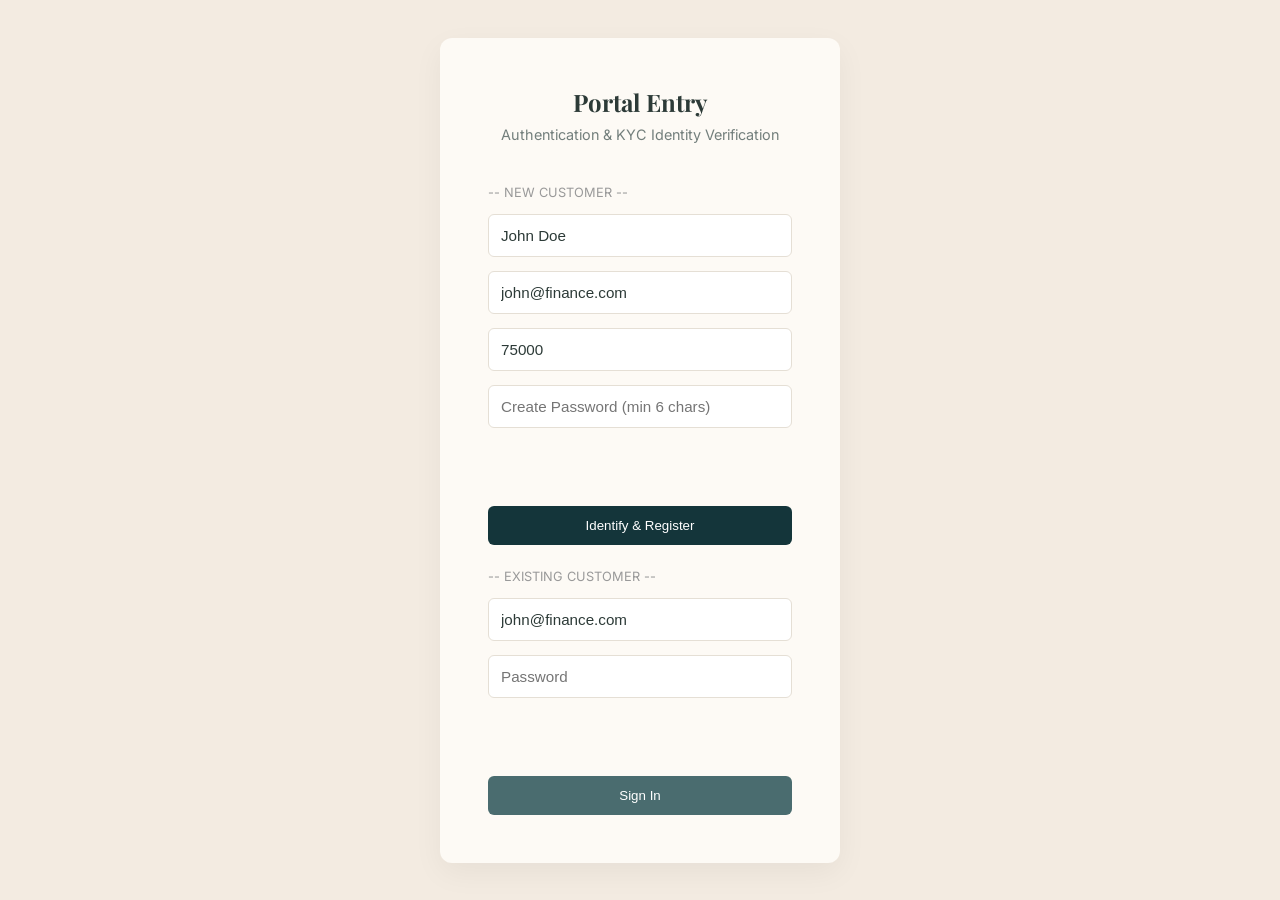
<file: src/main/resources/static/dashboard.html>
<!DOCTYPE html>
<html lang="en">
<head>
    <meta charset="UTF-8">
    <meta name="viewport" content="width=device-width, initial-scale=1.0">
    <title>Customer Dashboard - Banking Portal</title>
    <link href="https://fonts.googleapis.com/css2?family=Inter:wght@400;500;600&family=Playfair+Display:wght@700&display=swap" rel="stylesheet">
    <link rel="stylesheet" href="style.css">
</head>
<body>
    <div id="app-wrapper" class="active-container">
        <!-- SIDEBAR -->
        <nav class="sidebar">
            <div class="brand">
                <span class="logo">CU</span>
                <span>Customer Portal</span>
            </div>
            <ul class="nav-links">
                <li class="active" onclick="navigateTo('dashboard-page', this)">Dashboard</li>
                <li onclick="navigateTo('accounts-page', this)">My Accounts</li>
                <li onclick="navigateTo('transfer-page', this)">Transfer Funds</li>
                <li onclick="navigateTo('loans-page', this)">Loan Offers & Requests</li>
            </ul>
            <div class="sidebar-footer">
                <span id="sidebar-email"></span>
                <span class="logout-link" onclick="logout()">Secure Logout</span>
            </div>
        </nav>

        <!-- MAIN WINDOW -->
        <main class="main-content">
            <header class="top-nav">
                <div></div> 
                <div class="notification-area">
                    <button class="notif-btn" onclick="toggleNotifications()">
                        🔔 Event Logs <span id="notif-badge" class="badge">0</span>
                    </button>
                    <div id="notif-dropdown" class="dropdown-panel hidden">
                        <h4>Observer Subscriptions</h4>
                        <div id="notif-list">
                            <p class="empty-msg">No active events</p>
                        </div>
                    </div>
                </div>
            </header>

            <div class="page-content">
                <!-- PAGE 1: DASHBOARD -->
                <section id="dashboard-page" class="page active">
                    <h1 class="page-title">Portfolio Overview</h1>
                    <p class="page-subtitle">Welcome back, <span id="dashName"></span>.</p>
                    
                    <div class="top-metric-bar">
                        <div class="metric-box">
                            <label>Total Active Balance</label>
                            <h2 id="dashTotalBalance">$0.00</h2>
                        </div>
                        <div class="metric-box">
                            <label>Dynamic Credit Score</label>
                            <h2 id="dashScore">---</h2>
                            <label style="margin-top:10px; font-size:0.65rem; color:#8b3131" id="dashRiskAlert"></label>
                        </div>
                    </div>

                    <h3 class="section-heading">Verified Accounts</h3>
                    <div class="table-container">
                        <table>
                            <thead>
                                <tr>
                                    <th>TYPE</th>
                                    <th>ACCOUNT ID</th>
                                    <th>STATUS</th>
                                    <th>BALANCE</th>
                                </tr>
                            </thead>
                            <tbody id="dashAccountsTable"></tbody>
                        </table>
                    </div>
                </section>

                <!-- PAGE 2: ACCOUNTS -->
                <section id="accounts-page" class="page">
                    <h1 class="page-title">KYC Portfolio Onboarding</h1>
                    <p class="page-subtitle">Open structural objects. Requires Fraud and OCR validation (UNVERIFIED by default).</p>

                    <div class="split-layout">
                        <div class="form-panel">
                            <h3>Factory Instantiation</h3>
                            <div class="form-group">
                                <label>KYC VERIFICATION DOC (PDF/JPG)</label>
                                <input type="file" id="kycFileInput" accept=".pdf,.jpg,.png">
                            </div>
                            <div class="form-group">
                                <label>ACCOUNT TYPE</label>
                                <select id="newAccType">
                                    <option value="SAVINGS">Savings Account</option>
                                    <option value="CURRENT">Current Account</option>
                                </select>
                            </div>
                            <div class="form-group">
                                <label>INITIAL DEPOSIT ($)</label>
                                <input type="number" id="newAccInitDep" value="1000">
                            </div>
                            <button class="submit-btn" onclick="openAccount()">Submit to Factory & KYC</button>
                        </div>
                    </div>
                </section>

                <!-- PAGE 3: TRANSFER RISK ENGINE -->
                <section id="transfer-page" class="page">
                    <h1 class="page-title">Anomaly Risk Transfer</h1>
                    <p class="page-subtitle">Transfers over $10k triggers the High Risk exception.</p>

                    <div class="split-layout">
                        <div class="form-panel">
                            <h3>Wire Funds</h3>
                            <div class="form-group">
                                <label>FROM (ACTIVE ACCOUNTS ONLY)</label>
                                <select id="transferFrom"></select>
                            </div>
                            <div class="form-group">
                                <label>TO ACCOUNT ID</label>
                                <select id="transferTo"></select>
                            </div>
                            <div class="form-group">
                                <label>AMOUNT ($)</label>
                                <input type="number" id="transferAmt" value="8000">
                            </div>
                            <button class="submit-btn" onclick="transferFunds()">Process Transfer</button>
                        </div>
                    </div>
                </section>

                <!-- PAGE 4: LOANS & PRE-APPROVAL -->
                <section id="loans-page" class="page">
                    <h1 class="page-title">Credit-Driven Offerings</h1>
                    <p class="page-subtitle">Dynamic interest calculation based on your credit score.</p>
                    
                    <div class="split-layout wide">
                        <div class="form-panel" style="background:#eef5f6; border-color:#d0e3e5;">
                            <h3>Your Pre-Approved Offers</h3>
                            <div id="preapprovedOffers" style="margin-top:10px;"></div>
                        </div>

                        <div class="form-panel">
                            <h3>Submit Manual Request</h3>
                            <div class="form-group">
                                <label>PURPOSE</label>
                                <select id="loanType">
                                    <option value="PERSONAL">Personal</option>
                                    <option value="HOME">Home</option>
                                    <option value="AUTO">Auto</option>
                                </select>
                            </div>
                            <div class="form-group">
                                <label>AMOUNT</label>
                                <input type="number" id="loanAmt" value="5000">
                            </div>
                            <div class="form-group">
                                <label>TENURE (MONTHS)</label>
                                <input type="number" id="loanTenure" value="24">
                            </div>
                            <button class="submit-btn" onclick="applyForLoan()">Submit Application</button>
                        </div>
                    </div>

                    <div class="table-container" style="margin-top:30px;">
                        <table>
                            <thead>
                                <tr>
                                    <th>ID</th>
                                    <th>TYPE</th>
                                    <th>AMOUNT</th>
                                    <th>STATUS</th>
                                </tr>
                            </thead>
                            <tbody id="loansTableBody"></tbody>
                        </table>
                    </div>
                </section>
            </div>
        </main>
    </div>
    <div id="toast-wrapper" class="toast-wrapper"></div>
    <script src="dashboard.js"></script>
</body>
</html>
</file>
<file: src/main/resources/static/style.css>
:root {
    --bg-main: #f3ebe1;
    --sidebar-bg: #1c4046;
    --sidebar-hover: #264a50;
    --sidebar-active-bg: #4a6c6f; /* Lighter teal for active but subtle */
    --text-dark: #2c3a37;
    --text-muted: #737f7c;
    --card-bg: #fdfaf5;
    --border-color: #e5dfd5;
    --accent-btn: #14353a;
    --accent-btn-hover: #0f272a;
}

* {
    box-sizing: border-box;
    margin: 0;
    padding: 0;
}

body {
    font-family: 'Inter', sans-serif;
    background-color: var(--bg-main);
    color: var(--text-dark);
    height: 100vh;
    overflow: hidden;
}

h1.page-title {
    font-family: 'Playfair Display', serif;
    font-size: 2.2rem;
    color: #1a201f;
    margin-bottom: 0.5rem;
}

p.page-subtitle {
    color: var(--text-muted);
    font-size: 1rem;
    margin-bottom: 2rem;
}

/* Authentication Screen */
#auth-container {
    display: none;
    height: 100vh;
    width: 100vw;
    justify-content: center;
    align-items: center;
}
#auth-container.active-container {
    display: flex;
}

.auth-box {
    background: var(--card-bg);
    padding: 3rem;
    border-radius: 12px;
    box-shadow: 0 10px 30px rgba(0,0,0,0.05);
    width: 100%;
    max-width: 400px;
    text-align: center;
}
.auth-box h2 {
    font-family: 'Playfair Display', serif;
    margin-bottom: 0.5rem;
}
.auth-box p {
    color: var(--text-muted);
    margin-bottom: 2rem;
    font-size: 0.9rem;
}

/* App Wrapper (Sidebar + Main) */
#app-wrapper {
    display: none;
    height: 100vh;
}
#app-wrapper.active-container {
    display: flex;
}

/* SIDEBAR */
.sidebar {
    width: 250px;
    background-color: var(--sidebar-bg);
    color: white;
    display: flex;
    flex-direction: column;
    padding: 2rem 0;
}

.brand {
    padding: 0 1.5rem;
    display: flex;
    align-items: center;
    gap: 10px;
    margin-bottom: 3rem;
}

.brand .logo {
    background: rgba(255,255,255,0.2);
    padding: 5px 8px;
    border-radius: 4px;
    font-weight: 600;
    font-size: 0.9rem;
}

.brand span:last-child {
    font-family: 'Playfair Display', serif;
    font-size: 1.1rem;
    font-weight: bold;
}

.nav-links {
    list-style: none;
    display: flex;
    flex-direction: column;
}

.nav-links li {
    padding: 1rem 1.5rem;
    color: rgba(255,255,255,0.7);
    cursor: pointer;
    font-size: 0.9rem;
    transition: all 0.2s;
    user-select: none;
}

.nav-links li:hover {
    background-color: var(--sidebar-hover);
    color: white;
}

.nav-links li.active {
    background-color: rgba(255,255,255,0.1);
    color: white;
    border-radius: 8px;
    margin: 0 1rem;
    padding: 1rem 1rem;
}

.sidebar-footer {
    margin-top: auto;
    padding: 0 1.5rem;
    font-size: 0.8rem;
    color: rgba(255,255,255,0.5);
    display: flex;
    flex-direction: column;
    gap: 10px;
}
.logout-link {
    cursor: pointer;
    text-decoration: underline;
    color: rgba(255,255,255,0.8);
}

/* MAIN CONTENT */
.main-content {
    flex: 1;
    display: flex;
    flex-direction: column;
    overflow-y: auto;
}

/* Top Nav */
.top-nav {
    display: flex;
    justify-content: space-between;
    padding: 1.5rem 3rem;
    align-items: center;
}

.notification-area {
    position: relative;
}

.notif-btn {
    background: transparent;
    border: none;
    color: var(--text-muted);
    font-weight: 500;
    display: flex;
    align-items: center;
    gap: 8px;
    background: white;
    padding: 8px 12px;
    border-radius: 20px;
    box-shadow: 0 2px 5px rgba(0,0,0,0.03);
}
.badge {
    background: #c34c4c;
    color: white;
    font-size: 0.7rem;
    padding: 2px 6px;
    border-radius: 10px;
}

.dropdown-panel {
    position: absolute;
    right: 0;
    top: 45px;
    width: 350px;
    background: white;
    box-shadow: 0 10px 25px rgba(0,0,0,0.1);
    border-radius: 8px;
    border: 1px solid var(--border-color);
    padding: 1rem;
    z-index: 100;
}
.dropdown-panel.hidden {
    display: none;
}
.dropdown-panel h4 {
    border-bottom: 1px solid #eee;
    padding-bottom: 10px;
    margin-bottom: 10px;
    font-size: 0.85rem;
    text-transform: uppercase;
    color: var(--text-muted);
}
.dropdown-panel .empty-msg {
    color: #999;
    font-size: 0.85rem;
    text-align: center;
    padding: 20px 0;
}
.event-log {
    padding: 10px 0;
    border-bottom: 1px solid #f0f0f0;
    font-size: 0.85rem;
}
.event-log:last-child {
    border-bottom: none;
}
.event-time {
    color: #999;
    font-size: 0.75rem;
    margin-bottom: 4px;
    display: block;
}

/* Base Page Logic */
.page-content {
    padding: 0 3rem 3rem 3rem;
    max-width: 1400px;
}

.page { display: none; }
.page.active { display: block; animation: fade 0.3s ease; }
@keyframes fade { from { opacity:0; } to { opacity:1; } }

/* Shared Forms & Inputs */
.form-group {
    margin-bottom: 1.5rem;
}
.form-group label {
    display: block;
    font-size: 0.75rem;
    font-weight: 600;
    color: var(--text-muted);
    margin-bottom: 8px;
    text-transform: uppercase;
    letter-spacing: 0.5px;
}
input, select {
    width: 100%;
    padding: 12px;
    border: 1px solid var(--border-color);
    background: white;
    border-radius: 6px;
    font-size: 0.95rem;
    color: var(--text-dark);
}
input:focus, select:focus {
    outline: none;
    border-color: var(--sidebar-bg);
}

.submit-btn {
    background: var(--accent-btn);
    color: white;
    padding: 12px 24px;
    border: none;
    border-radius: 6px;
    font-weight: 500;
    cursor: pointer;
    transition: background 0.2s;
}
.submit-btn:hover { background: var(--accent-btn-hover); }

/* Layout Elements */
.split-layout {
    display: grid;
    grid-template-columns: 450px;
    gap: 2rem;
}
.split-layout.wide {
    grid-template-columns: 1fr 1fr;
}

.form-panel, .table-panel {
    background: var(--card-bg);
    border: 1px solid var(--border-color);
    border-radius: 12px;
    padding: 2rem;
}

.top-metric-bar {
    display: flex;
    gap: 20px;
    margin-bottom: 3rem;
}
.metric-box {
    background: var(--card-bg);
    padding: 1.5rem;
    border-radius: 12px;
    border: 1px solid var(--border-color);
    width: 250px;
}
.metric-box label {
    font-size: 0.75rem;
    color: var(--text-muted);
    text-transform: uppercase;
    font-weight: 600;
    margin-bottom: 5px;
    display: block;
}
.metric-box h2 {
    font-size: 2rem;
    font-family: 'Playfair Display', serif;
}

/* Tables */
.table-container {
    background: var(--card-bg);
    border: 1px solid var(--border-color);
    border-radius: 12px;
    overflow: hidden;
}

table {
    width: 100%;
    border-collapse: collapse;
    text-align: left;
}

th {
    padding: 1rem 1.5rem;
    font-size: 0.75rem;
    text-transform: uppercase;
    color: var(--text-muted);
    border-bottom: 2px solid var(--border-color);
    font-weight: 600;
}

td {
    padding: 1rem 1.5rem;
    border-bottom: 1px solid var(--border-color);
    font-size: 0.95rem;
}

tbody tr:last-child td { border-bottom: none; }
.status-td { font-weight: 500; font-size: 0.85rem; }
.status-td.submitted { color: #d97706; }
.status-td.approved { color: #16a34a; }
.status-td.rejected { color: #dc2626; }

/* Custom Toasts */
.toast-wrapper {
    position: fixed;
    bottom: 20px;
    right: 20px;
    display: flex;
    flex-direction: column;
    gap: 10px;
    z-index: 10000;
}
.toast {
    background: var(--sidebar-bg);
    color: white;
    padding: 1rem 1.5rem;
    border-radius: 8px;
    box-shadow: 0 4px 15px rgba(0,0,0,0.1);
    font-size: 0.9rem;
    animation: popup 0.3s ease;
}
@keyframes popup {
    from { transform: translateY(20px); opacity:0; }
    to { transform: translateY(0); opacity:1; }
}
</file>
